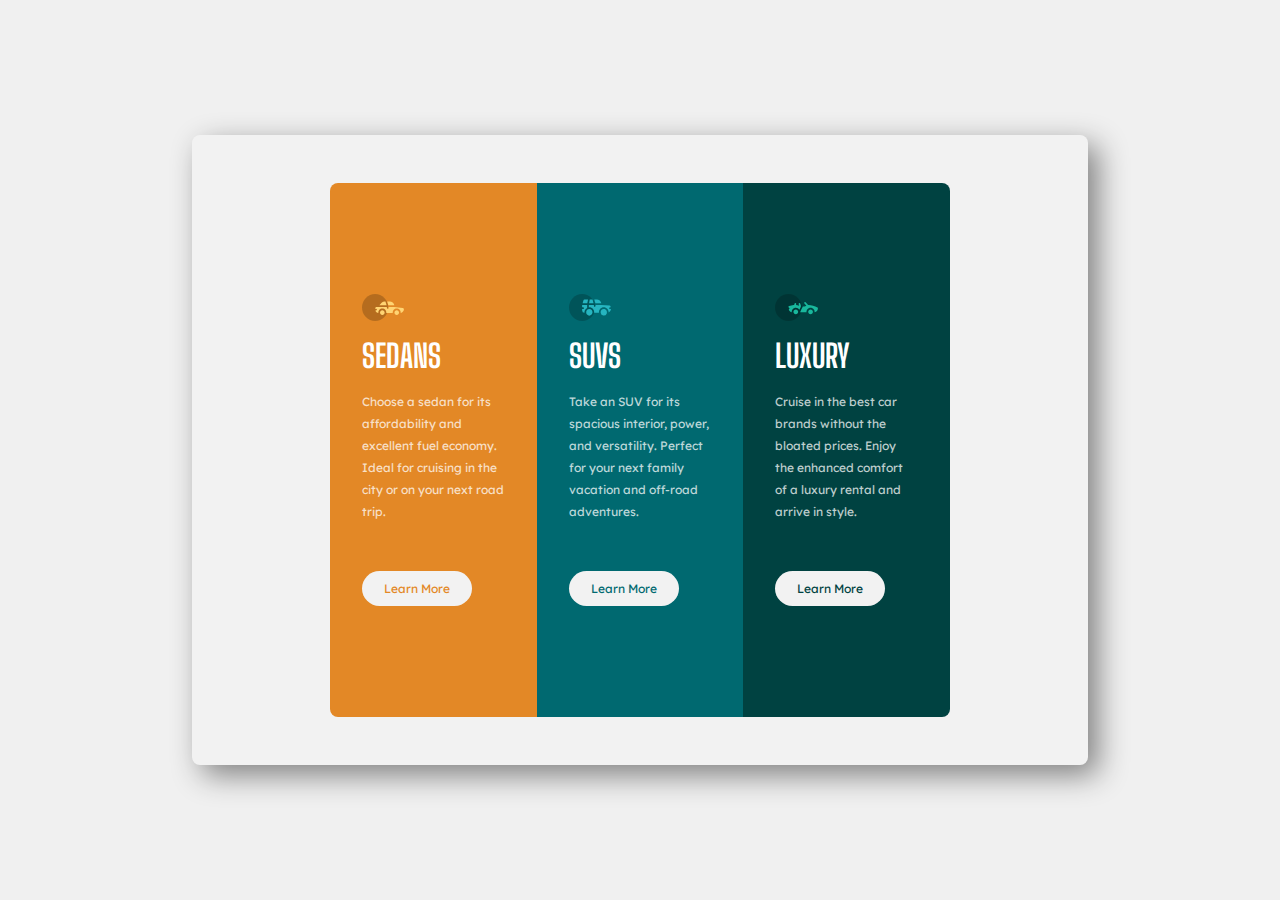
<file: 3-column-preview-card-component-main/index.html>
<!DOCTYPE html>
<html lang="en">
<head>
  <meta charset="UTF-8">
  <meta name="viewport" content="width=device-width, initial-scale=1.0">
  <link rel="icon" type="image/png" sizes="32x32" href="./images/favicon-32x32.png">
  <link rel="stylesheet" href="style.css">
  <title>Frontend Mentor - 3-column preview card component</title>

</head>
<body>

  <div class="container">
    <div class="cards">
      <div class="card-sedans">
        <img src="images/icon-sedans.svg" alt="Sedan Icon">
        <h1>Sedans</h1>
        <p>Choose a sedan for its affordability and excellent fuel economy. Ideal for cruising in the city or on your next road trip.</p>
        <button type="submit">Learn More</button>
      </div>
      <div class="card-suvs">
        <img src="images/icon-suvs.svg" alt="SUVs Icon">
        <h1>SUVs</h1>
        <p>Take an SUV for its spacious interior, power, and versatility. Perfect for your next family vacation and off-road adventures.</p>
        <button type="submit">Learn More</button>
      </div>
      <div class="card-luxury">
        <img src="images/icon-luxury.svg" alt="Luxury Icon">
        <h1>Luxury</h1>
        <p>Cruise in the best car brands without the bloated prices. Enjoy the enhanced comfort of a luxury rental and arrive in style.</p>
        <button type="submit">Learn More</button>
      </div>
    </div>
  </div>
  
</body>
</html>
</file>
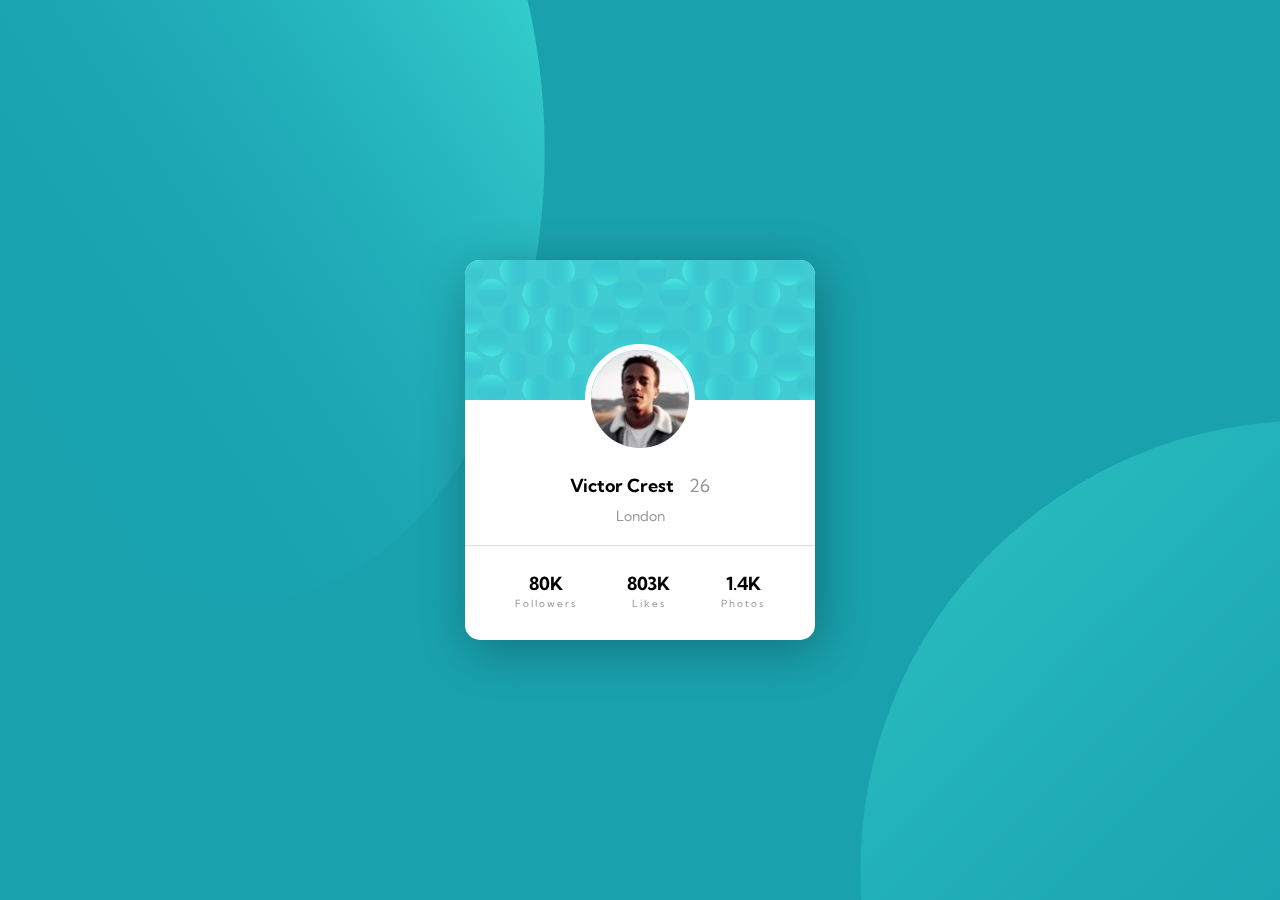
<file: profile-card-component-main/index.html>
<!DOCTYPE html>
<html lang="en">
<head>
  <meta charset="UTF-8">
  <meta name="viewport" content="width=device-width, initial-scale=1.0">
  <link rel="icon" type="image/png" sizes="32x32" href="./images/favicon-32x32.png">
  <link rel="stylesheet" href="style.css">
  <title>Frontend Mentor | Profile card component</title>

</head>
<body>

  <div class="circles">
    <div class="circles-top">
      <img src="images/bg-pattern-top.svg" alt="pattern-top">
    </div>
    <div class="circles-bottom">
      <img src="images/bg-pattern-bottom.svg" alt="pattern-bottom">
    </div>
  </div>

  <div class="container">   
      <div class="pattern-card">
        <img src="images/bg-pattern-card.svg" alt="pattern-card" >
      </div>
      <div class="image-victor">
        <img src="images/image-victor.jpg" alt="" srcset="">
      </div>
      <div class="description">
        <div class="name-age">
          <h2 class="name">Victor Crest</h2>
          <h2 class="age">26</h2>
        </div>
        <p>London</p>
      </div>
      <hr>
      <div class="social">
          <div class="followers">
            <h2>80K</h2>
            <p>Followers</p>
          </div>
          <div class="likes">
            <h2>803K</h2>
            <p>Likes</p>
          </div>
          <div class="photos">
            <h2>1.4K</h2>
            <p>Photos</p>
          </div>
      </div>
  </div>

  
</body>
</html>
</file>
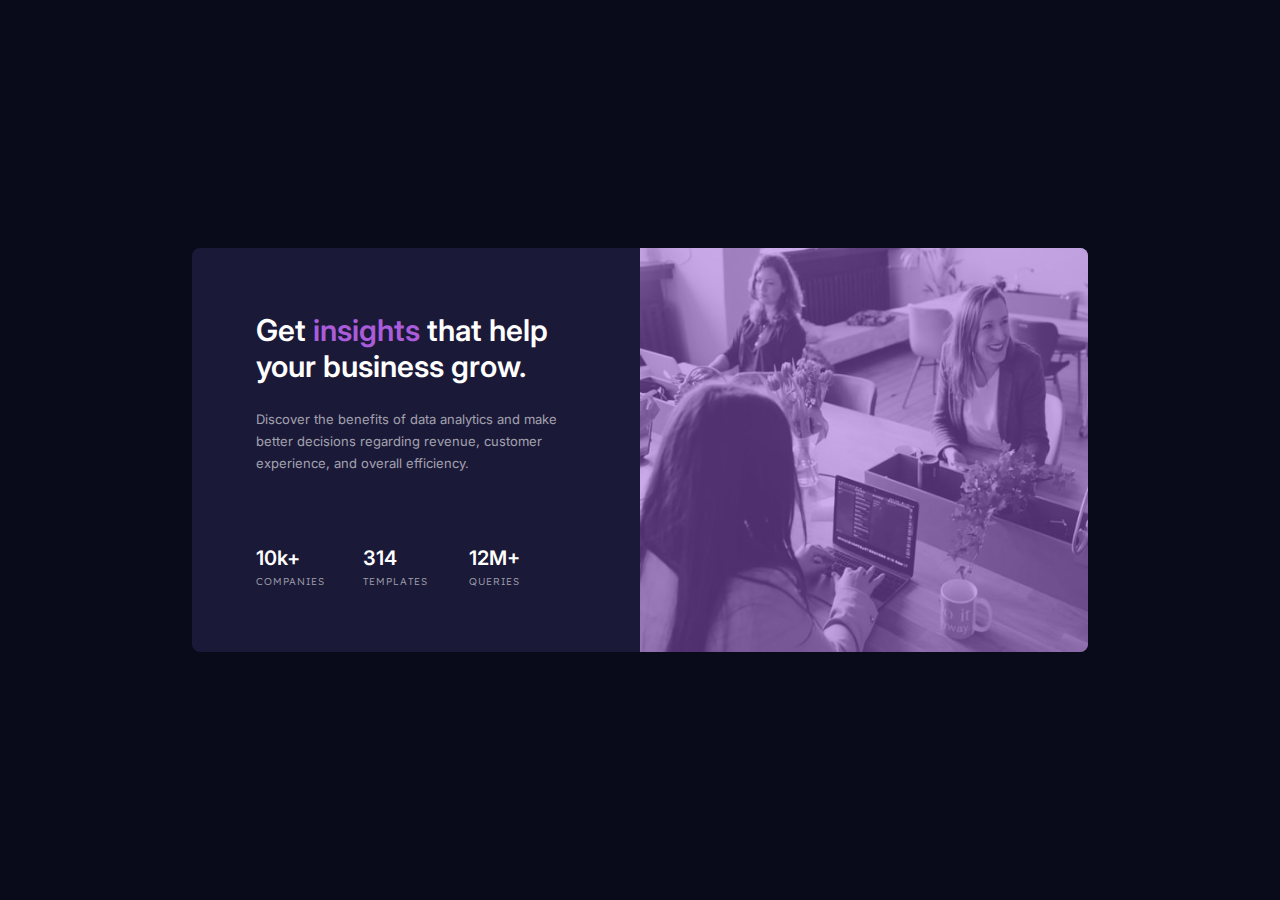
<file: stats-preview-card-component-main/index.html>
<!DOCTYPE html>
<html lang="en">
<head>
    <meta charset="UTF-8">
    <meta name="viewport" content="width=device-width, initial-scale=1.0">
    <link rel="icon" type="image/png" sizes="32x32" href="/images/favicon-32x32.png">
    <link rel="stylesheet" href="style.css">
    <title>Frontend Mentor | Stats preview card component</title>
</head>
<body>
  <div class="card">
    <div class="card-text">
      <h1>Get <spam class="text-accent">insights</spam> that help your business grow.</h1>
      <spam class="text-h1">Discover the benefits of data analytics and make better decisions regarding revenue, customer experience, and overall efficiency.</spam>
      <div class="numbers">
        <div class="numbers-details">
          <h2>10k+</h2>
          <p>companies</p>
        </div>
        <div class="numbers-details">
          <h2>314</h2>
          <p>templates</p>
        </div>
        <div class="numbers-details">
          <h2>12M+</h2>
          <p>queries</p>
        </div>
      </div>
    </div>
    <div class="card-image">
      <div class="image-back"></div>
      <img src="images/image-header-desktop.jpg" alt="">
    </div>
  </div> 
</body>
</html>
</file>
<file: 3-column-preview-card-component-main/style.css>
@import url('https://fonts.googleapis.com/css2?family=Lexend+Deca&display=swap');
@import url('https://fonts.googleapis.com/css2?family=Big+Shoulders+Display:wght@700&display=swap');

* {
    margin: 0;
    padding: 0;
    box-sizing: border-box;
}

body {
    width: 100vw;
    height: 100vh;
    display: flex;
    justify-content: center;
    align-items: center;
    font-family: 'Lexend Deca', sans-serif;
    background-color: rgb(240, 240, 240);
}

.container {
    width: 70%;
    height: 70%;
    background-color: hsl(0, 0%, 95%);
    border-radius: 0.5rem;
    box-shadow: 10px 10px 30px grey;
    display: flex;
    justify-content: center;
}

.cards {
    width: 80%;
    height: 100%;
    display: flex;
    padding: 3rem;
}

.card-sedans {
    width: 100%;
    display: flex;
    flex-direction: column;
    justify-content: center;
    background-color: hsl(31, 77%, 52%);
    padding: 2rem;
    border-radius: 0.5rem 0 0 0.5rem;
}

.card-suvs {
    width: 100%;
    display: flex;
    flex-direction: column;
    justify-content: center;
    background-color: hsl(184, 100%, 22%);
    padding: 2rem;
}

.card-luxury {
    width: 100%;
    display: flex;
    flex-direction: column;
    justify-content: center;
    background-color: hsl(179, 100%, 13%);
    padding: 2rem;
    border-radius: 0 0.5rem 0.5rem 0;
}

img {
    width: 30%;
}

h1 {
    font-family: 'Big Shoulders Display', sans-serif;
    text-transform: uppercase;
    font-size: 24px;
    color: white;
    margin-top: 1rem;
    font-size: 32px;
    margin-bottom: 1rem;
}

p {
    color: hsla(0, 0%, 100%, 0.75);
    margin-bottom: 3rem;
    font-size: 12px;
    font-weight: 400;
    line-height: 22px;
}

button {
    border-radius: 2rem;
    border: none;
    width: 110px;
    height: 35px;
    background-color: hsl(0, 0%, 95%);
    font-family: 'Lexend Deca', sans-serif;
    font-weight: 400;
    font-size: 12px;
    cursor: pointer;
}

.card-sedans button {
    color: hsl(31, 77%, 52%);
    transition: 0.5s;
}

.card-sedans button:hover {
    background-color: hsl(31, 77%, 52%);
    color: hsl(0, 0%, 95%);
    border: solid 1px hsl(0, 0%, 95%);
}

.card-suvs button {
    color: hsl(184, 100%, 22%);
    transition: 0.5s;
}

.card-suvs button:hover {
    background-color: hsl(184, 100%, 22%);
    color: hsl(0, 0%, 95%);
    border: solid 1px hsl(0, 0%, 95%);
}

.card-luxury button {
    color: hsl(179, 100%, 13%);
    transition: 0.5s;
}

.card-luxury button:hover {
    background-color: hsl(179, 100%, 13%);
    color: hsl(0, 0%, 95%);
    border: solid 1px hsl(0, 0%, 95%);
}
</file>
<file: profile-card-component-main/style.css>
@import url('https://fonts.googleapis.com/css2?family=Kumbh+Sans:wght@400;700&display=swap');

* {
    margin: 0;
    padding: 0;
    box-sizing: border-box;
}

body {
    font-family: 'Kumbh Sans', sans-serif;
    width: 100vw;
    height: 100vh;
    display: flex;
    justify-content: center;
    align-items: center;
    background-color: hsl(185, 75%, 39%);
}

.circles {
    width: 100vw;
    height: 100vh;
    position: absolute;
    display: flex;
    z-index: -1;
}


.circles-top img {
    width: 70%;
    height: 100%;
    margin-top: -300px;
    margin-left: -50px;
    
}

.circles-bottom img {
    width: 70%;
    /*height: 100%;*/
    margin-top: 420px;
    margin-left: 10px;
    position: fixed;
}


.container {
    background-color: white;
    border-radius: 15px;
    display: flex;
    flex-direction: column;
    align-items: center;
    justify-content: center;
    box-shadow: 5px 10px 50px rgba(0, 0, 0, 0.301);
}

.pattern-card img{
    border-radius: 15px 15px 0 0;
}

.image-victor {
    display: flex;
    align-items: center;
    justify-content: center;
}

.image-victor img {
    width: 110px;
    margin-top: -60px;
    border-radius: 50%;
    border: solid 6px white;
}

.description {
    width: 100%;
    padding: 20px 20px 10px 20px;
    display: flex;
    flex-direction: column;
    align-items: center;
    justify-content: center;
    
}

.description p {
    padding: 10px;
    color: hsl(0, 0%, 59%);
    font-size: 14px;
}

.name-age {
    width: 50%;
    display: flex;
    justify-content: space-around;
    font-size: 12px;
}

.name-age .name {
    font-weight: 700;
}

.name-age .age {
    font-weight: 400;
    color: hsl(0, 0%, 59%);
}


hr {
    width: 100%;
    opacity: 30%;
}

.social {
    width: 89%;
    padding: 25px 5px 30px 5px;
    font-size: 12px;
    display: flex;
    align-items: center;
    justify-content: space-around;
}

.followers,
.likes,
.photos {
    display: flex;
    flex-direction: column;
    align-items: center;
    justify-content: center;
    height: 100%;
}

.followers p,
.likes p,
.photos p {
    padding-top: 2px;
    color: hsl(0, 0%, 59%);
    font-size: 10px;
    letter-spacing: 2px;
    
}
</file>
<file: stats-preview-card-component-main/style.css>
@import url('https://fonts.googleapis.com/css2?family=Inter:wght@300;400;600;700&display=swap');
@import url('https://fonts.googleapis.com/css2?family=Lexend+Deca&display=swap');

* {
    margin: 0;
    padding: 0;
    box-sizing: border-box;
}

body {
    font-family: 'Inter', sans-serif;
    background-color: hsl(233, 47%, 7%);
    color: white;
    width: 100vw;
    height: 100vh;
    display: flex;
    justify-content: center;
    align-items: center;   
}

.card {
    width: 70%;
    display: flex;
    background-color: hsl(244, 38%, 16%);
    border-radius: 0.5rem;
}

.card-image {
    width: 50%;
    position: relative;
}

.image-back {
    width: 100%;
    height: 100%;
    border-radius: 0 0.5rem 0.5rem 0;
    background-color: hsla(271, 64%, 61%, 0.5);
    z-index: 1;
    position: absolute;
}

.card-image img {
    width: 100%;
    height: 100%;
    border-radius: 0 0.5rem 0.5rem 0;
    z-index: 2;
}

.card-text {
    width: 50%;
    display: flex;
    flex-direction: column;
    justify-content: center;
    padding: 4rem;
}

.card-text h1, h2 {
    color: hsl(0, 0%, 100%);
    font-weight: 600;
    font-size: 30px;
}

.card-text h2 {
    font-size: 20px;
}

.card-text .text-accent {
    color: hsl(277, 64%, 61%);
}

.card-text .text-h1 {
    color: hsla(0, 0%, 100%, 0.6);
    padding-right: 1rem;
    margin-top: 1.5rem;
    margin-bottom: 4.5rem;
    font-size: 13px;
    line-height: 22px;
    font-weight: 400;
}

.card-text p {
    font-family: 'Lexend Deca', sans-serif;
    color: hsla(0, 0%, 100%, 0.6);
    text-transform: uppercase;
    font-size: 10px;
    font-weight: 300;
    letter-spacing: 1px;
}

.numbers {
    width: 100%;
    display: flex;
}

.numbers-details {
    width: 100%;
    display: flex;
    flex-direction: column;
}

.numbers-details h2 {
    padding-bottom: 0.3rem;
}

@media (max-width: 414px) {

    .card {
        width: 80%;
        flex-direction: column-reverse;
    }

    .card-image {
        width: 100%;
        height: 30%;
    }

    .card-text {
        width: 100%;
        height: 70%;
        padding: 1rem;
        text-align: center;
    }

    .card-image img {
        border-radius: 0.5rem 0.5rem 0 0;
    }

    .image-back {
        border-radius: 0.5rem 0.5rem 0 0;

    }

    .card-text h1 {
        margin-top: 1rem;
    }
 
    .card-text h1, h2 {
        font-weight: 600;
        font-size: 28px;
    }
 
    .card-text .text-h1 {
         padding: 1.2rem;
         margin-top: 0.1rem;
         margin-bottom: 0.5rem;
    }
 
    .numbers {
        flex-direction: column;
    }
 
    .numbers-details p{
        margin-bottom: 1rem;
    }
}
</file>
